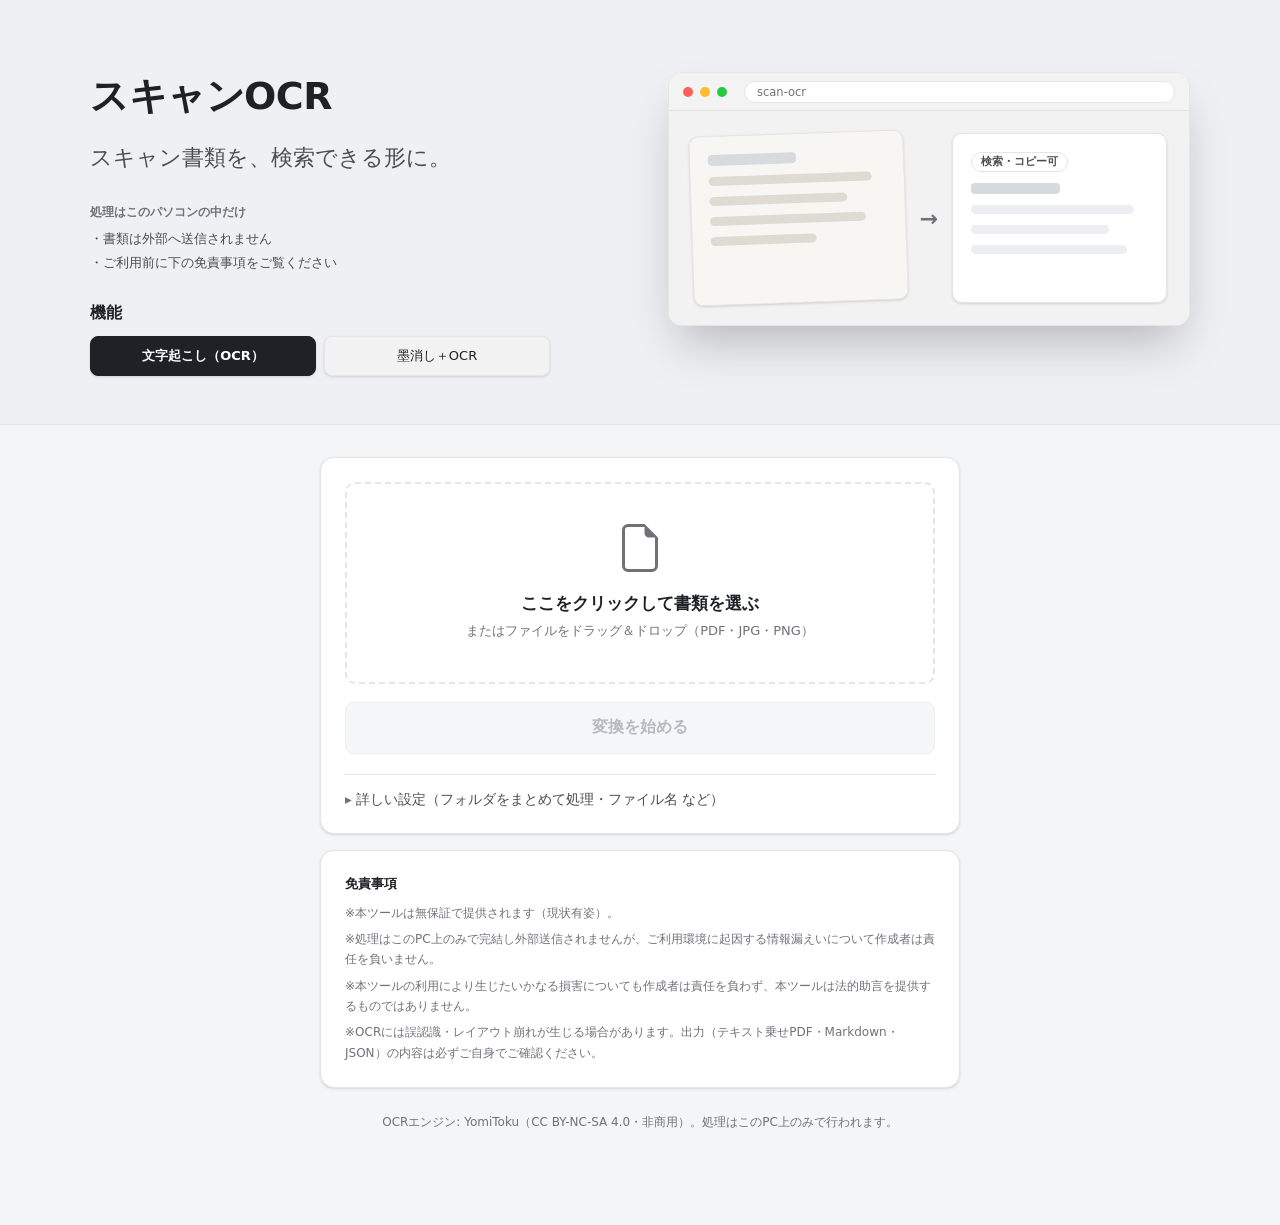
<file: static/index.html>
<!DOCTYPE html>
<html lang="ja">
<head>
<meta charset="utf-8">
<meta name="viewport" content="width=device-width, initial-scale=1">
<title>スキャンOCR</title>
<link rel="icon" type="image/svg+xml" href="favicon.svg">
<link rel="stylesheet" href="style.css?v=11">
</head>
<body>
<header class="hero">
  <div class="hero-inner">
    <div class="hero-left">
      <h1 class="hero-title">スキャンOCR</h1>
      <p class="hero-desc">スキャン書類を、検索できる形に。</p>
      <div class="hero-shortcuts">
        <div class="hero-shortcuts-title">処理はこのパソコンの中だけ</div>
        <ul>
          <li>書類は外部へ送信されません</li>
          <li>ご利用前に下の免責事項をご覧ください</li>
        </ul>
      </div>
      <div class="hero-theme-section">
        <div class="hero-theme-head"><span class="hero-theme-title">機能</span></div>
        <div class="theme-grid">
          <a class="theme-swatch selected" href="index.html">文字起こし（OCR）</a>
          <a class="theme-swatch" href="redact.html">墨消し＋OCR</a>
        </div>
      </div>
    </div>
    <div class="hero-right">
      <div class="browser-mock" aria-hidden="true">
        <div class="browser-mock-bar"><span class="dot dot-red"></span><span class="dot dot-yellow"></span><span class="dot dot-green"></span><span class="browser-mock-url">scan-ocr</span></div>
        <div class="browser-mock-body">
          <div class="mock-flow">
            <div class="mock-paper scan"><span class="mock-h" style="width:50%"></span><span class="mock-line" style="width:92%"></span><span class="mock-line" style="width:78%"></span><span class="mock-line" style="width:88%"></span><span class="mock-line" style="width:60%"></span></div>
            <span class="mock-arrow">→</span>
            <div class="mock-paper"><span class="mock-badge">検索・コピー可</span><span class="mock-h" style="width:50%"></span><span class="mock-line" style="width:92%"></span><span class="mock-line" style="width:78%"></span><span class="mock-line" style="width:88%"></span></div>
          </div>
        </div>
      </div>
    </div>
  </div>
</header>

<div class="wrap">

  <!-- ① ファイル選択 -->
  <div class="card" id="uploadCard">
    <label class="dropzone" id="dropzone">
      <svg class="icon-lg" xmlns="http://www.w3.org/2000/svg" fill="currentColor" viewBox="0 0 16 16" aria-hidden="true">
        <path d="M14 14V4.5L9.5 0H4a2 2 0 0 0-2 2v12a2 2 0 0 0 2 2h8a2 2 0 0 0 2-2M9.5 3A1.5 1.5 0 0 0 11 4.5h2V14a1 1 0 0 1-1 1H4a1 1 0 0 1-1-1V2a1 1 0 0 1 1-1h5.5z"/>
      </svg>
      <p id="dropHint">ここをクリックして書類を選ぶ<br><span class="dropzone-sub">またはファイルをドラッグ＆ドロップ（PDF・JPG・PNG）</span></p>
      <div class="filename" id="filename" hidden></div>
      <input type="file" id="fileInput" accept=".pdf,.jpg,.jpeg,.png,.bmp,.tiff,.tif">
    </label>

    <div class="actions-row">
      <button class="btn-primary btn-big" id="startBtn" disabled>変換を始める</button>
    </div>

    <details class="advanced">
      <summary>詳しい設定（フォルダをまとめて処理・ファイル名 など）</summary>

      <div class="msec">処理対象</div>
      <div class="field-group">
        <div class="field-label">フォルダーを選択してOCR</div>
        <div class="folder-row">
          <span class="folder-path" id="inputFolderPath">未選択</span>
          <button type="button" class="btn-outline" id="pickInputFolderBtn">フォルダを選ぶ</button>
          <button type="button" class="btn-outline btn-icon-only" id="clearInputFolderBtn" hidden title="解除">✕</button>
        </div>
      </div>

      <div class="msec">出力</div>
      <div class="field-group">
        <div class="field-label">作成するファイル</div>
        <div class="checkbox-row">
          <label><input type="checkbox" class="outputChk" value="pdf" checked> テキスト乗せPDF</label>
          <label><input type="checkbox" class="outputChk" value="md"> Markdown</label>
          <label><input type="checkbox" class="outputChk" value="json"> JSON</label>
        </div>
        <p class="field-hint" id="outputHint" hidden>1つ以上選んでください</p>
      </div>

      <div class="field-group">
        <div class="field-label">ファイル名（拡張子は自動で付きます）</div>
        <input type="text" class="text-input" id="nameTemplate" value="{stem}_ocr">
        <p class="field-hint-plain">{stem}=元のファイル名</p>
      </div>

      <div class="field-group">
        <div class="field-label">保存先フォルダ（任意）</div>
        <div class="folder-row">
          <span class="folder-path" id="folderPath">未選択（ダウンロードのみ）</span>
          <button type="button" class="btn-outline" id="pickFolderBtn">フォルダを選ぶ</button>
        </div>
        <p class="field-hint-plain" id="folderPathHint" hidden>フォルダ処理で未選択の場合、入力フォルダと同じ場所に保存されます</p>
      </div>

      <div class="msec">処理オプション</div>
      <div class="options-row">
        <input type="checkbox" id="liteMode">
        <label for="liteMode">軽量モデルで処理する（速いが精度は下がる）</label>
      </div>
    </details>
  </div>

  <!-- ② 処理中 -->
  <div class="card" id="progressCard" hidden>
    <p id="progressText">処理中…</p>
    <div class="progress-bar"><div class="progress-fill" id="progressFill"></div></div>
  </div>

  <!-- ③ 結果 -->
  <div class="card" id="resultCard" hidden>
    <p class="result-summary" id="resultSummary"></p>
    <p class="saved-note" id="savedNote" hidden></p>
    <div class="result-row" id="resultItems"><!-- app.js が選ばれた形式ぶんだけ組み立てる --></div>
    <div class="reset-row">
      <button class="btn-outline" id="resetBtn">別のファイルを処理する</button>
    </div>
  </div>

  <!-- エラー -->
  <div class="card error-card" id="errorCard" hidden>
    <p id="errorText"></p>
  </div>

  <!-- 免責事項 -->
  <div class="card disclaimer-card">
    <div class="disclaimer-title">免責事項</div>
    <p class="disclaimer-text">※本ツールは無保証で提供されます（現状有姿）。</p>
    <p class="disclaimer-text">※処理はこのPC上のみで完結し外部送信されませんが、ご利用環境に起因する情報漏えいについて作成者は責任を負いません。</p>
    <p class="disclaimer-text">※本ツールの利用により生じたいかなる損害についても作成者は責任を負わず、本ツールは法的助言を提供するものではありません。</p>
    <p class="disclaimer-text">※OCRには誤認識・レイアウト崩れが生じる場合があります。出力（テキスト乗せPDF・Markdown・JSON）の内容は必ずご自身でご確認ください。</p>
  </div>

  <p class="footer-note">OCRエンジン: YomiToku（CC BY-NC-SA 4.0・非商用）。処理はこのPC上のみで行われます。</p>

</div>
<script src="app.js?v=3"></script>
</body>
</html>
</file>
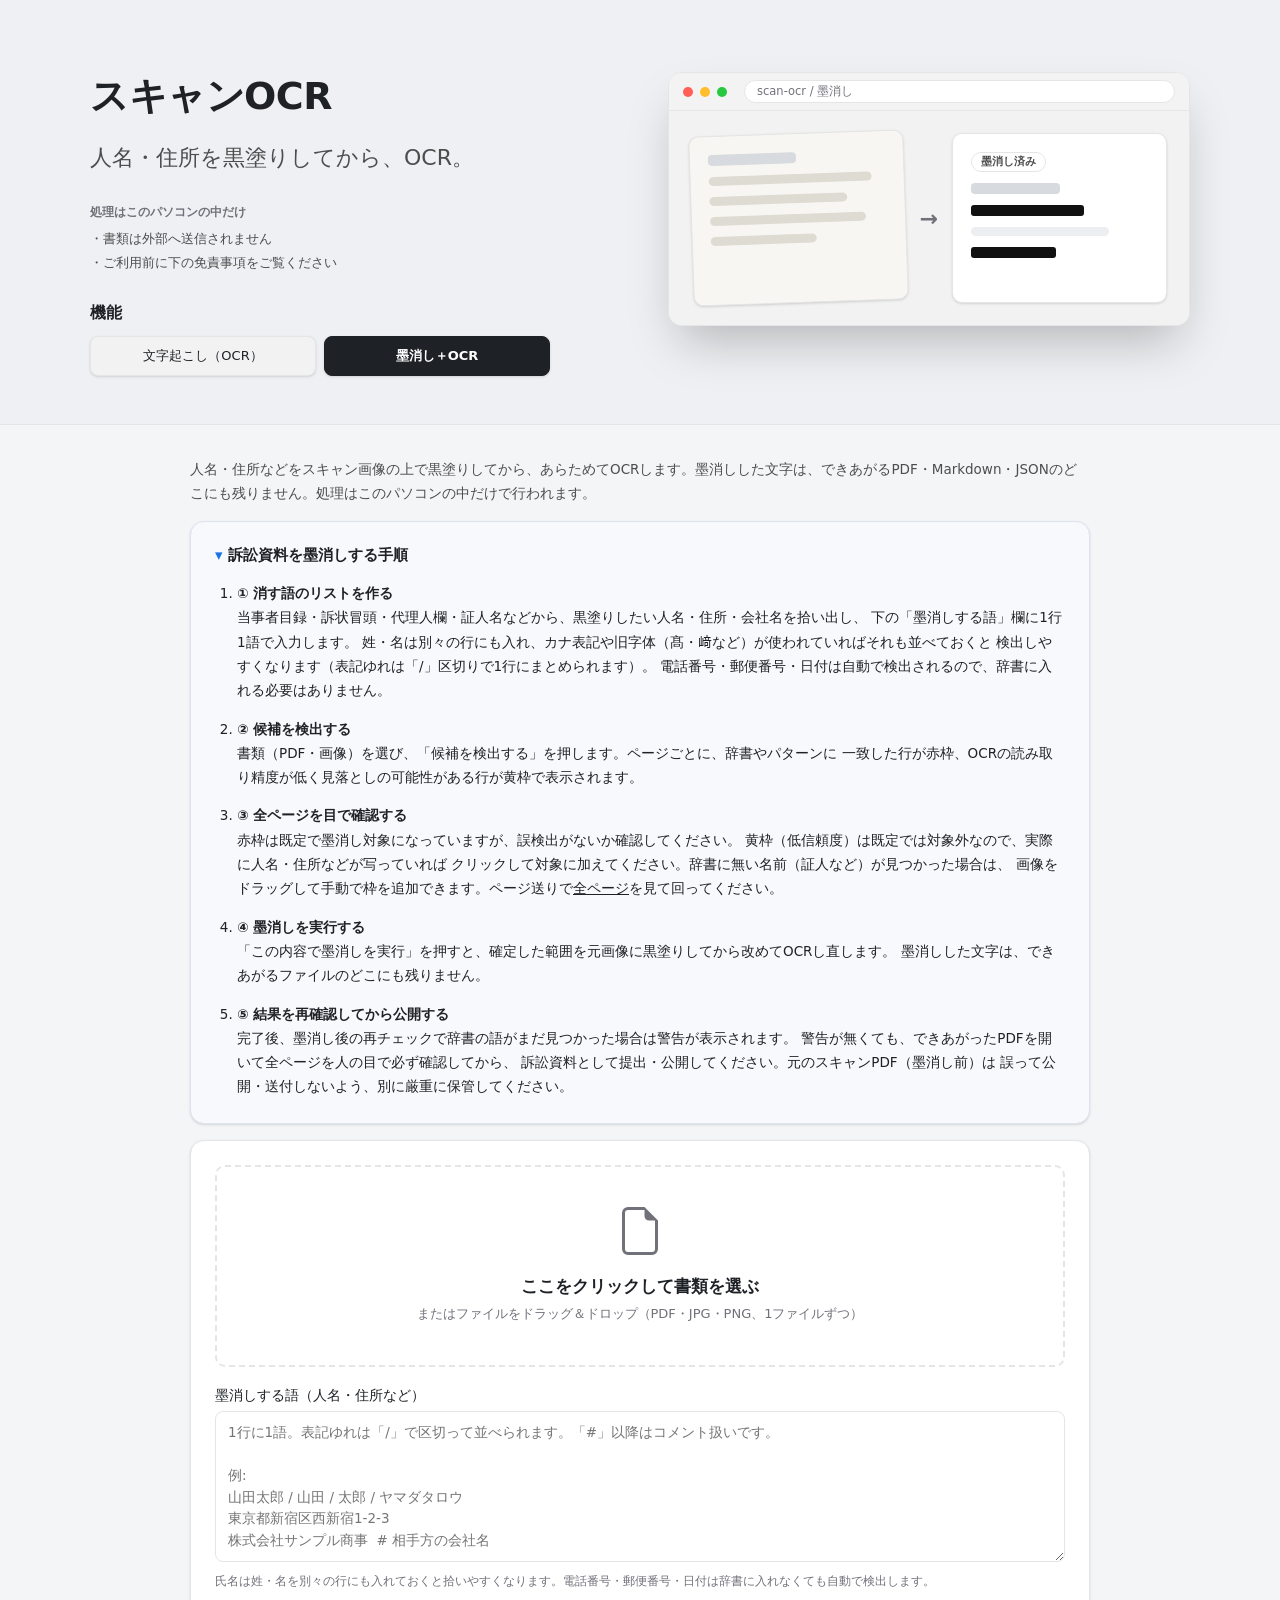
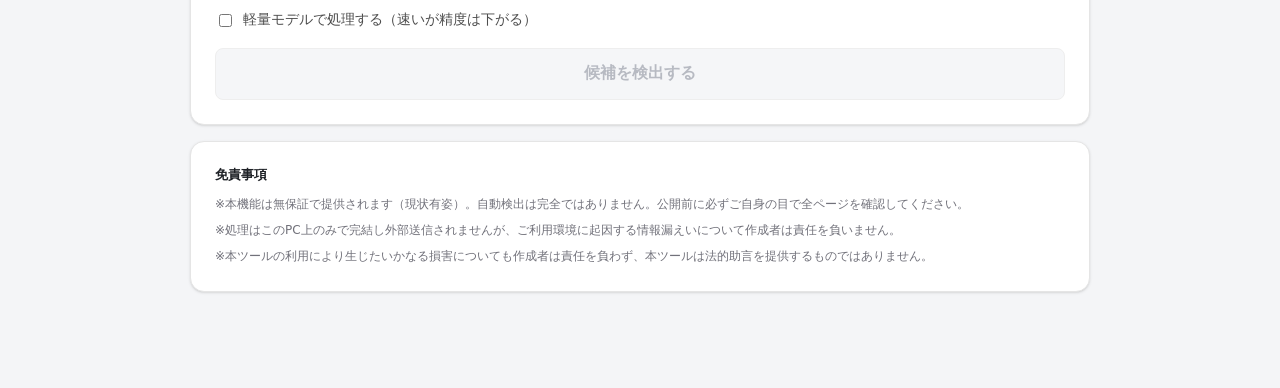
<file: static/redact.html>
<!DOCTYPE html>
<html lang="ja">
<head>
<meta charset="utf-8">
<meta name="viewport" content="width=device-width, initial-scale=1">
<title>墨消し - スキャンOCR</title>
<link rel="icon" type="image/svg+xml" href="favicon.svg">
<link rel="stylesheet" href="style.css?v=11">
<link rel="stylesheet" href="redact.css?v=2">
</head>
<body>
<header class="hero">
  <div class="hero-inner">
    <div class="hero-left">
      <h1 class="hero-title">スキャンOCR</h1>
      <p class="hero-desc">人名・住所を黒塗りしてから、OCR。</p>
      <div class="hero-shortcuts">
        <div class="hero-shortcuts-title">処理はこのパソコンの中だけ</div>
        <ul>
          <li>書類は外部へ送信されません</li>
          <li>ご利用前に下の免責事項をご覧ください</li>
        </ul>
      </div>
      <div class="hero-theme-section">
        <div class="hero-theme-head"><span class="hero-theme-title">機能</span></div>
        <div class="theme-grid">
          <a class="theme-swatch" href="index.html">文字起こし（OCR）</a>
          <a class="theme-swatch selected" href="redact.html">墨消し＋OCR</a>
        </div>
      </div>
    </div>
    <div class="hero-right">
      <div class="browser-mock" aria-hidden="true">
        <div class="browser-mock-bar"><span class="dot dot-red"></span><span class="dot dot-yellow"></span><span class="dot dot-green"></span><span class="browser-mock-url">scan-ocr / 墨消し</span></div>
        <div class="browser-mock-body">
          <div class="mock-flow">
            <div class="mock-paper scan"><span class="mock-h" style="width:50%"></span><span class="mock-line" style="width:92%"></span><span class="mock-line" style="width:78%"></span><span class="mock-line" style="width:88%"></span><span class="mock-line" style="width:60%"></span></div>
            <span class="mock-arrow">→</span>
            <div class="mock-paper"><span class="mock-badge">墨消し済み</span><span class="mock-h" style="width:50%"></span><span class="mock-redact" style="width:64%"></span><span class="mock-line" style="width:78%"></span><span class="mock-redact" style="width:48%"></span></div>
          </div>
        </div>
      </div>
    </div>
  </div>
</header>

<div class="wrap wrap-wide">

  <p class="page-note">人名・住所などをスキャン画像の上で黒塗りしてから、あらためてOCRします。墨消しした文字は、できあがるPDF・Markdown・JSONのどこにも残りません。処理はこのパソコンの中だけで行われます。</p>

  <!-- 訴訟資料を墨消しする手順 -->
  <details class="card howto-card" open>
    <summary class="howto-summary">訴訟資料を墨消しする手順</summary>
    <ol class="howto-list">
      <li>
        <strong>① 消す語のリストを作る</strong><br>
        当事者目録・訴状冒頭・代理人欄・証人名などから、黒塗りしたい人名・住所・会社名を拾い出し、
        下の「墨消しする語」欄に1行1語で入力します。
        姓・名は別々の行にも入れ、カナ表記や旧字体（髙・﨑など）が使われていればそれも並べておくと
        検出しやすくなります（表記ゆれは「/」区切りで1行にまとめられます）。
        電話番号・郵便番号・日付は自動で検出されるので、辞書に入れる必要はありません。
      </li>
      <li>
        <strong>② 候補を検出する</strong><br>
        書類（PDF・画像）を選び、「候補を検出する」を押します。ページごとに、辞書やパターンに
        一致した行が赤枠、OCRの読み取り精度が低く見落としの可能性がある行が黄枠で表示されます。
      </li>
      <li>
        <strong>③ 全ページを目で確認する</strong><br>
        赤枠は既定で墨消し対象になっていますが、誤検出がないか確認してください。
        黄枠（低信頼度）は既定では対象外なので、実際に人名・住所などが写っていれば
        クリックして対象に加えてください。辞書に無い名前（証人など）が見つかった場合は、
        画像をドラッグして手動で枠を追加できます。ページ送りで<u>全ページ</u>を見て回ってください。
      </li>
      <li>
        <strong>④ 墨消しを実行する</strong><br>
        「この内容で墨消しを実行」を押すと、確定した範囲を元画像に黒塗りしてから改めてOCRし直します。
        墨消しした文字は、できあがるファイルのどこにも残りません。
      </li>
      <li>
        <strong>⑤ 結果を再確認してから公開する</strong><br>
        完了後、墨消し後の再チェックで辞書の語がまだ見つかった場合は警告が表示されます。
        警告が無くても、できあがったPDFを開いて全ページを人の目で必ず確認してから、
        訴訟資料として提出・公開してください。元のスキャンPDF（墨消し前）は
        誤って公開・送付しないよう、別に厳重に保管してください。
      </li>
    </ol>
  </details>

  <!-- ① 取り込み -->
  <div class="card" id="uploadCard">
    <label class="dropzone" id="dropzone">
      <svg class="icon-lg" xmlns="http://www.w3.org/2000/svg" fill="currentColor" viewBox="0 0 16 16" aria-hidden="true">
        <path d="M14 14V4.5L9.5 0H4a2 2 0 0 0-2 2v12a2 2 0 0 0 2 2h8a2 2 0 0 0 2-2M9.5 3A1.5 1.5 0 0 0 11 4.5h2V14a1 1 0 0 1-1 1H4a1 1 0 0 1-1-1V2a1 1 0 0 1 1-1h5.5z"/>
      </svg>
      <p id="dropHint">ここをクリックして書類を選ぶ<br><span class="dropzone-sub">またはファイルをドラッグ＆ドロップ（PDF・JPG・PNG、1ファイルずつ）</span></p>
      <div class="filename" id="filename" hidden></div>
      <input type="file" id="fileInput" accept=".pdf,.jpg,.jpeg,.png,.bmp,.tiff,.tif">
    </label>

    <div class="field-group">
      <div class="field-label">墨消しする語（人名・住所など）</div>
      <textarea class="text-area" id="dictionaryInput" rows="6" placeholder="1行に1語。表記ゆれは「/」で区切って並べられます。「#」以降はコメント扱いです。&#10;&#10;例:&#10;山田太郎 / 山田 / 太郎 / ヤマダタロウ&#10;東京都新宿区西新宿1-2-3&#10;株式会社サンプル商事  # 相手方の会社名"></textarea>
      <p class="field-hint-plain">氏名は姓・名を別々の行にも入れておくと拾いやすくなります。電話番号・郵便番号・日付は辞書に入れなくても自動で検出します。</p>
    </div>

    <div class="options-row">
      <input type="checkbox" id="liteMode">
      <label for="liteMode">軽量モデルで処理する（速いが精度は下がる）</label>
    </div>

    <div class="actions-row">
      <button class="btn-primary btn-big" id="startBtn" disabled>候補を検出する</button>
    </div>
  </div>

  <!-- ② 検出中 -->
  <div class="card" id="progressCard" hidden>
    <p id="progressText">処理中…</p>
    <div class="progress-bar"><div class="progress-fill" id="progressFill"></div></div>
  </div>

  <!-- ③ レビュー -->
  <div class="card review-card" id="reviewCard" hidden>
    <p class="field-hint-plain review-help">
      赤枠＝自動検出された候補（黒塗り対象）。黄枠＝OCRの信頼度が低い行（要確認、既定では対象外）。
      枠をクリックで対象/対象外を切り替え。画像の上をドラッグすると手動で枠を追加できます。
    </p>

    <div class="page-nav">
      <button class="btn-outline" id="prevPageBtn">← 前のページ</button>
      <span id="pageIndicator">ページ 1 / 1</span>
      <button class="btn-outline" id="nextPageBtn">次のページ →</button>
    </div>

    <div class="canvas-wrap" id="canvasWrap">
      <img id="pageImg" alt="">
      <canvas id="overlay"></canvas>
    </div>

    <div class="candidate-list" id="candidateList"></div>

    <details class="advanced" open>
      <summary>出力設定</summary>
      <div class="field-group">
        <div class="field-label">作成するファイル</div>
        <div class="checkbox-row">
          <label><input type="checkbox" class="outputChk" value="pdf" checked> テキスト乗せPDF</label>
          <label><input type="checkbox" class="outputChk" value="md"> Markdown</label>
          <label><input type="checkbox" class="outputChk" value="json"> JSON</label>
        </div>
      </div>
      <div class="field-group">
        <div class="field-label">ファイル名（拡張子は自動で付きます）</div>
        <input type="text" class="text-input" id="nameTemplate" value="{stem}_墨消し済み">
      </div>
      <div class="field-group">
        <div class="field-label">保存先フォルダ（任意）</div>
        <div class="folder-row">
          <span class="folder-path" id="folderPath">未選択（ダウンロードのみ）</span>
          <button type="button" class="btn-outline" id="pickFolderBtn">フォルダを選ぶ</button>
        </div>
      </div>
    </details>

    <div class="actions-row">
      <button class="btn-primary btn-big" id="applyBtn">この内容で墨消しを実行</button>
    </div>
  </div>

  <!-- ④ 実行中 -->
  <div class="card" id="applyProgressCard" hidden>
    <p id="applyProgressText">墨消しを焼き込んでOCRし直しています…</p>
    <div class="progress-bar"><div class="progress-fill" id="applyProgressFill"></div></div>
  </div>

  <!-- ⑤ 結果 -->
  <div class="card" id="resultCard" hidden>
    <p class="result-summary" id="resultSummary"></p>
    <p class="saved-note" id="savedNote" hidden></p>
    <div class="result-row" id="resultItems"></div>

    <div class="leftover-box" id="leftoverBox" hidden>
      <div class="leftover-title">⚠ 墨消し後の再チェックで、辞書の語がまだ見つかりました</div>
      <p class="field-hint-plain">誤検出の可能性もありますが、念のため出力ファイルの該当ページをご自身の目でも確認してください。</p>
      <ul id="leftoverList"></ul>
    </div>

    <div class="reset-row">
      <button class="btn-outline" id="resetBtn">別のファイルを処理する</button>
    </div>
  </div>

  <!-- エラー -->
  <div class="card error-card" id="errorCard" hidden>
    <p id="errorText"></p>
    <button type="button" class="btn-outline" id="errorRetryBtn" hidden>確認画面に戻る</button>
  </div>

  <div class="card disclaimer-card">
    <div class="disclaimer-title">免責事項</div>
    <p class="disclaimer-text">※本機能は無保証で提供されます（現状有姿）。自動検出は完全ではありません。公開前に必ずご自身の目で全ページを確認してください。</p>
    <p class="disclaimer-text">※処理はこのPC上のみで完結し外部送信されませんが、ご利用環境に起因する情報漏えいについて作成者は責任を負いません。</p>
    <p class="disclaimer-text">※本ツールの利用により生じたいかなる損害についても作成者は責任を負わず、本ツールは法的助言を提供するものではありません。</p>
  </div>

</div>
<script src="redact.js?v=1"></script>
</body>
</html>
</file>
<file: static/style.css>
* { box-sizing: border-box; }
[hidden] { display: none !important; }
/* sidenote-pdf系と共通のデザイントークン（templex.jp実測分） */
:root {
  --tx-text: #1e2126;
  --tx-muted: #4d4d4d;
  --tx-muted-2: #71717a;
  --tx-border: #e5e5e5;
  --tx-bg-muted: #f2f2f2;
  --tx-radius-card: 14px;
  --tx-radius-btn: 8px;
  --tx-shadow-sm: 0 1px 3px rgba(0,0,0,.1), 0 1px 2px -1px rgba(0,0,0,.1);
  --tx-shadow-md: 0 4px 6px -1px rgba(0,0,0,.1), 0 2px 4px -2px rgba(0,0,0,.1);
  --accent: #1a73e8;
  --danger: #d33;
}
body {
  margin: 0; color: var(--tx-text); background: #f4f5f7;
  font-family: "Source Sans Pro", system-ui, "Hiragino Kaku Gothic ProN", Meiryo, sans-serif;
  padding: 28px 20px 80px; overflow-x: hidden;
}
.wrap { max-width: 640px; margin: 32px auto 0; }

/* ── ヒーロー・「機能」ボタン（sidenote / pdf-tools と同じ構成） ── */
.hero {
  width: 100vw; position: relative; left: 50%; margin: -28px 0 0 -50vw;
  padding: 72px 40px 48px; background: #eef0f3; border-bottom: 1px solid var(--tx-border);
}
.hero-inner { max-width: 1100px; margin: 0 auto; display: grid; grid-template-columns: 1fr 1fr; gap: 56px; align-items: start; }
.hero-title { font-size: 38px; font-weight: 700; line-height: 1.28; letter-spacing: -.5px; margin: 0 0 18px; }
.hero-desc { font-size: 22px; line-height: 1.7; color: var(--tx-muted); margin: 0 0 28px; max-width: 18em; }
.hero-shortcuts { margin-top: 20px; }
.hero-shortcuts-title { font-size: 12px; font-weight: 600; color: var(--tx-muted-2); margin-bottom: 6px; }
.hero-shortcuts ul { list-style: none; margin: 0; padding: 0; font-size: 12.5px; line-height: 1.9; color: var(--tx-muted); }
.hero-shortcuts li::before { content: "・"; }
.hero-theme-section { margin-top: 28px; }
.hero-theme-head { display: flex; align-items: center; gap: 8px; margin-bottom: 12px; }
.hero-theme-title { font-size: 16px; font-weight: 700; }
.theme-grid { display: grid; grid-template-columns: repeat(2, 1fr); gap: 8px; max-width: 460px; }
.theme-swatch {
  height: 40px; border: 1px solid var(--tx-border); background: var(--tx-bg-muted); border-radius: var(--tx-radius-btn);
  font: inherit; font-size: 13px; font-weight: 500; color: var(--tx-text); cursor: pointer; text-align: center; padding: 0 8px;
  box-shadow: var(--tx-shadow-sm); transition: box-shadow .15s, background .15s;
  display: flex; align-items: center; justify-content: center; text-decoration: none;
}
.theme-swatch:hover { background: #e8e8ea; box-shadow: var(--tx-shadow-md); }
.theme-swatch.selected { background: var(--tx-text); color: #fff; border-color: var(--tx-text); font-weight: 700; }
.theme-swatch:focus-visible { outline: 2px solid var(--tx-text); outline-offset: 2px; }

.browser-mock { border: 1px solid var(--tx-border); border-radius: var(--tx-radius-card); overflow: hidden; background: #fff; box-shadow: 0 25px 50px -12px rgba(0,0,0,.25); }
.browser-mock-bar { height: 38px; display: flex; align-items: center; gap: 7px; padding: 0 14px; background: #f3f3f3; border-bottom: 1px solid var(--tx-border); }
.browser-mock-bar .dot { width: 10px; height: 10px; border-radius: 50%; flex: none; }
.dot-red { background: #ff5f57; } .dot-yellow { background: #ffbd2e; } .dot-green { background: #28c840; }
.browser-mock-url { margin-left: 10px; font-size: 11.5px; color: var(--tx-muted-2); background: #fff; border: 1px solid var(--tx-border); border-radius: 999px; padding: 3px 12px; flex: 1 1 auto; }
.browser-mock-body { background: var(--tx-bg-muted); padding: 22px; }
.mock-flow { display: flex; align-items: center; gap: 14px; }
.mock-paper { flex: 1; background: #fff; border: 1px solid var(--tx-border); border-radius: 10px; box-shadow: var(--tx-shadow-sm); padding: 18px; min-height: 170px; display: flex; flex-direction: column; gap: 11px; }
.mock-paper.scan { transform: rotate(-2deg); background: #f7f6f2; }
.mock-arrow { font-size: 22px; font-weight: 700; color: var(--tx-muted-2); flex: none; }
.mock-h { height: 11px; border-radius: 4px; background: #d7dade; }
.mock-line { height: 9px; border-radius: 5px; background: #eceef1; }
.mock-paper.scan .mock-line { background: #dedbd2; }
.mock-redact { height: 11px; border-radius: 3px; background: #111; }
.mock-badge { align-self: flex-start; font-size: 10.5px; font-weight: 700; color: var(--tx-muted); border: 1px solid var(--tx-border); border-radius: 999px; padding: 2px 9px; background: #fff; }

@media (max-width: 860px) {
  .hero-inner { grid-template-columns: 1fr; gap: 32px; }
  .hero-title { font-size: 30px; }
}
@media (max-width: 600px) { .hero { padding-left: 20px; padding-right: 20px; } .theme-grid { max-width: none; } }

.card {
  border: 1px solid var(--tx-border); border-radius: var(--tx-radius-card);
  box-shadow: var(--tx-shadow-sm); background: #fff; padding: 24px; margin-bottom: 16px;
}

/* ── ファイル選択（ドロップゾーン） ── */
.dropzone {
  border: 2px dashed var(--tx-border); border-radius: 10px; padding: 40px 20px;
  text-align: center; cursor: pointer; transition: border-color .15s, background .15s; display: block;
}
.dropzone:hover, .dropzone.dragover { border-color: var(--tx-text); background: var(--tx-bg-muted); }
.dropzone .icon-lg { width: 48px; height: 48px; color: var(--tx-muted-2); margin-bottom: 14px; }
.dropzone p { margin: 0; font-size: 17px; font-weight: 600; color: var(--tx-text); line-height: 1.6; }
.dropzone-sub { display: block; font-size: 13px; font-weight: 400; color: var(--tx-muted-2); margin-top: 4px; }
.dropzone .filename { font-size: 16px; font-weight: 600; color: var(--tx-text); margin-top: 10px; }
.dropzone input[type="file"] { display: none; }

.options-row { display: flex; align-items: center; gap: 8px; margin-top: 20px; font-size: 13.5px; color: var(--tx-muted); }
.options-row input[type="checkbox"] { flex: none; }

/* ── 詳しい設定（フォルダ一括・ファイル名など、普段は畳んでおく） ── */
.advanced { margin-top: 20px; border-top: 1px solid var(--tx-border); padding-top: 16px; }
.advanced summary {
  cursor: pointer; font-size: 13.5px; color: var(--tx-muted); font-weight: 500; list-style: none;
}
.advanced summary::-webkit-details-marker { display: none; }
.advanced summary::before { content: "▸ "; color: var(--tx-muted-2); }
.advanced[open] summary::before { content: "▾ "; }
.advanced[open] summary { margin-bottom: 4px; }

/* ── 詳しい設定の中の小見出し（処理対象・出力・処理オプション） ── */
.msec { font-size: 13px; font-weight: 700; color: var(--tx-text); margin: 36px 0 12px; }
.msec:first-child { margin-top: 0; }

/* ── 出力形式・ファイル名・保存先フォルダ ── */
.field-group { margin-top: 20px; }
.field-label { font-size: 13.5px; color: var(--tx-text); margin: 0 0 6px; }
.field-hint-plain { font-size: 11.5px; color: var(--tx-muted-2); margin: 6px 0 0; line-height: 1.6; }
.checkbox-row { display: flex; flex-wrap: wrap; gap: 8px 20px; font-size: 14px; color: var(--tx-text); }
.checkbox-row label { display: inline-flex; align-items: center; gap: 6px; cursor: pointer; }
.field-hint { font-size: 11.5px; color: var(--danger); margin: 6px 0 0; }
.folder-row { display: flex; align-items: center; gap: 10px; }
.folder-path {
  flex: 1 1 auto; min-width: 0; font-size: 13.5px; color: var(--tx-muted);
  overflow: hidden; text-overflow: ellipsis; white-space: nowrap;
  border: 1px solid var(--tx-border); border-radius: var(--tx-radius-btn); padding: 0 12px; height: 40px;
  display: flex; align-items: center; background: var(--tx-bg-muted);
}
.folder-row .btn-outline { flex: none; }
.btn-icon-only { width: 40px; padding: 0; }
.text-input {
  width: 100%; height: 40px; padding: 0 12px; border-radius: var(--tx-radius-btn);
  border: 1px solid var(--tx-border); font-size: 14px; font-family: inherit;
  background: #fff; color: var(--tx-text);
}
.text-input:focus { outline: none; border-color: var(--tx-text); box-shadow: 0 0 0 3px rgba(10,10,10,.08); }

.actions-row { margin-top: 18px; }

/* ── ボタン共通 ── */
.btn-outline, .btn-primary {
  font-size: 14px; height: 40px; padding: 0 18px; border-radius: var(--tx-radius-btn);
  font-weight: 500; cursor: pointer; display: inline-flex; align-items: center; justify-content: center;
  gap: 6px; text-decoration: none; white-space: nowrap; font-family: inherit;
}
.btn-outline { background: #fff; color: var(--tx-text); border: 1px solid var(--tx-border); }
.btn-outline:hover { background: var(--tx-bg-muted); }
.btn-primary { background: var(--tx-text); color: #fff; border: 1px solid var(--tx-text); }
.btn-primary:hover { background: #262626; }
.btn-primary:disabled, .btn-outline:disabled { background: #f5f6f8; color: #b7bac2; border-color: #eee; cursor: not-allowed; }
.icon { width: 1.05em; height: 1.05em; flex: none; }

/* 一番押してほしい操作なので、幅いっぱい・大きめにして迷わせない */
.btn-big { width: 100%; height: 52px; font-size: 16px; font-weight: 600; }

/* ── 処理中 ── */
#progressCard p { margin: 0 0 12px; font-size: 14px; color: var(--tx-muted); font-variant-numeric: tabular-nums; }
.progress-bar { height: 8px; border-radius: 999px; background: var(--tx-bg-muted); overflow: hidden; }
.progress-fill { height: 100%; background: var(--tx-text); border-radius: 999px; width: 0%; transition: width .3s; }

/* ── 結果 ── */
.result-summary { margin: 0 0 8px; font-size: 14px; color: var(--tx-muted); }
.saved-note { margin: 0 0 16px; font-size: 13.5px; color: var(--tx-text); display: flex; align-items: center; gap: 10px; flex-wrap: wrap; }
.saved-note .path { color: var(--tx-muted); }
.result-row { display: flex; flex-direction: column; gap: 10px; }
.result-item {
  display: flex; align-items: center; justify-content: space-between; gap: 12px;
  border: 1px solid var(--tx-border); border-radius: 10px; padding: 12px 16px;
}
.result-item-label { display: flex; align-items: center; gap: 10px; font-size: 14px; font-weight: 500; }
.result-item-label .icon { width: 18px; height: 18px; color: var(--tx-muted-2); }
.result-item-desc { font-size: 12px; color: var(--tx-muted-2); margin-top: 2px; }
.reset-row { margin-top: 20px; text-align: center; }

/* ── フォルダ一括処理の結果一覧 ── */
.batch-list { display: flex; flex-direction: column; gap: 6px; font-size: 13.5px; }
.batch-list-item { display: flex; align-items: baseline; gap: 8px; }
.batch-status-ok { color: var(--tx-muted-2); flex: none; }
.batch-status-error { color: var(--danger); flex: none; font-weight: 600; }
.batch-list-item .fname { color: var(--tx-text); overflow-wrap: anywhere; }
.batch-list-item .emsg { color: var(--tx-muted-2); }

/* ── エラー ── */
.error-card { border-color: #f3c9c9; background: #fff7f7; }
.error-card p { margin: 0; font-size: 14px; color: var(--danger); }

/* ── 免責事項 ── */
.disclaimer-title { font-size: 13px; font-weight: 700; color: var(--tx-text); margin: 0 0 10px; }
.disclaimer-text { font-size: 12px; color: var(--tx-muted-2); margin: 0 0 6px; line-height: 1.7; }
.disclaimer-text:last-child { margin-bottom: 0; }

.footer-note { font-size: 12px; color: var(--tx-muted-2); text-align: center; margin-top: 24px; line-height: 1.7; }

@media (max-width: 500px) {
  body { padding: 24px 16px 60px; }
  .card { padding: 18px; }
}
</file>
<file: static/redact.css>
/* 墨消しページ専用のスタイル（style.cssのトークン・部品を流用） */

.wrap-wide { max-width: 900px; }
.page-note { font-size: 13.5px; color: var(--tx-muted); line-height: 1.8; margin: 0 0 16px; }


/* ── 訴訟資料を墨消しする手順 ── */
.howto-card { background: #f7f9fc; border-color: #dce4f0; }
.howto-summary {
  cursor: pointer; font-size: 15px; font-weight: 700; color: var(--tx-text);
  list-style: none;
}
.howto-summary::-webkit-details-marker { display: none; }
.howto-summary::before { content: "▾ "; color: var(--accent); }
.howto-card:not([open]) .howto-summary::before { content: "▸ "; }
.howto-list { margin: 16px 0 0; padding-left: 22px; display: flex; flex-direction: column; gap: 14px; }
.howto-list li { font-size: 13.5px; line-height: 1.8; color: var(--tx-text); }
.howto-list strong { font-size: 13.5px; }

.text-area {
  width: 100%; min-height: 120px; padding: 10px 12px; border-radius: var(--tx-radius-btn);
  border: 1px solid var(--tx-border); font-size: 13.5px; font-family: inherit;
  background: #fff; color: var(--tx-text); resize: vertical; line-height: 1.6;
}
.text-area:focus { outline: none; border-color: var(--tx-text); box-shadow: 0 0 0 3px rgba(10,10,10,.08); }

.review-help { margin-bottom: 16px; }

.page-nav {
  display: flex; align-items: center; justify-content: center; gap: 16px;
  margin-bottom: 14px; font-size: 13.5px; color: var(--tx-muted);
}
.page-nav span { min-width: 110px; text-align: center; font-variant-numeric: tabular-nums; }

.canvas-wrap {
  position: relative; width: 100%; max-height: 78vh; overflow: auto;
  border: 1px solid var(--tx-border); border-radius: 10px; background: var(--tx-bg-muted);
  text-align: center; line-height: 0;
}
.canvas-wrap img { max-width: 100%; height: auto; display: inline-block; user-select: none; }
.canvas-wrap canvas {
  position: absolute; top: 0; left: 50%; transform: translateX(-50%);
  cursor: crosshair;
}

.candidate-list {
  margin-top: 16px; display: flex; flex-direction: column; gap: 6px;
  max-height: 220px; overflow-y: auto; border-top: 1px solid var(--tx-border); padding-top: 12px;
}
.candidate-row {
  display: flex; align-items: flex-start; gap: 10px; font-size: 13px; padding: 4px 2px;
  border-radius: 6px;
}
.candidate-row:hover { background: var(--tx-bg-muted); }
.candidate-row input[type="checkbox"] { margin-top: 3px; flex: none; }
.candidate-swatch { width: 10px; height: 10px; border-radius: 2px; margin-top: 4px; flex: none; }
.candidate-swatch.dict, .candidate-swatch.pattern, .candidate-swatch.manual { background: #e0433d; }
.candidate-swatch.low_confidence { background: #e0b400; }
.candidate-text { flex: 1; min-width: 0; }
.candidate-text .ctext { color: var(--tx-text); overflow-wrap: anywhere; }
.candidate-text .creason { color: var(--tx-muted-2); font-size: 11.5px; }
.candidate-empty { color: var(--tx-muted-2); font-size: 13px; padding: 8px 2px; }

.leftover-box {
  margin-top: 16px; padding: 14px 16px; border-radius: 10px;
  background: #fff7e6; border: 1px solid #f0d99a;
}
.leftover-title { font-size: 13.5px; font-weight: 700; color: #8a5a00; margin-bottom: 6px; }
.leftover-box ul { margin: 8px 0 0; padding-left: 20px; font-size: 12.5px; color: var(--tx-text); }
.leftover-box li { margin-bottom: 4px; }
</file>
